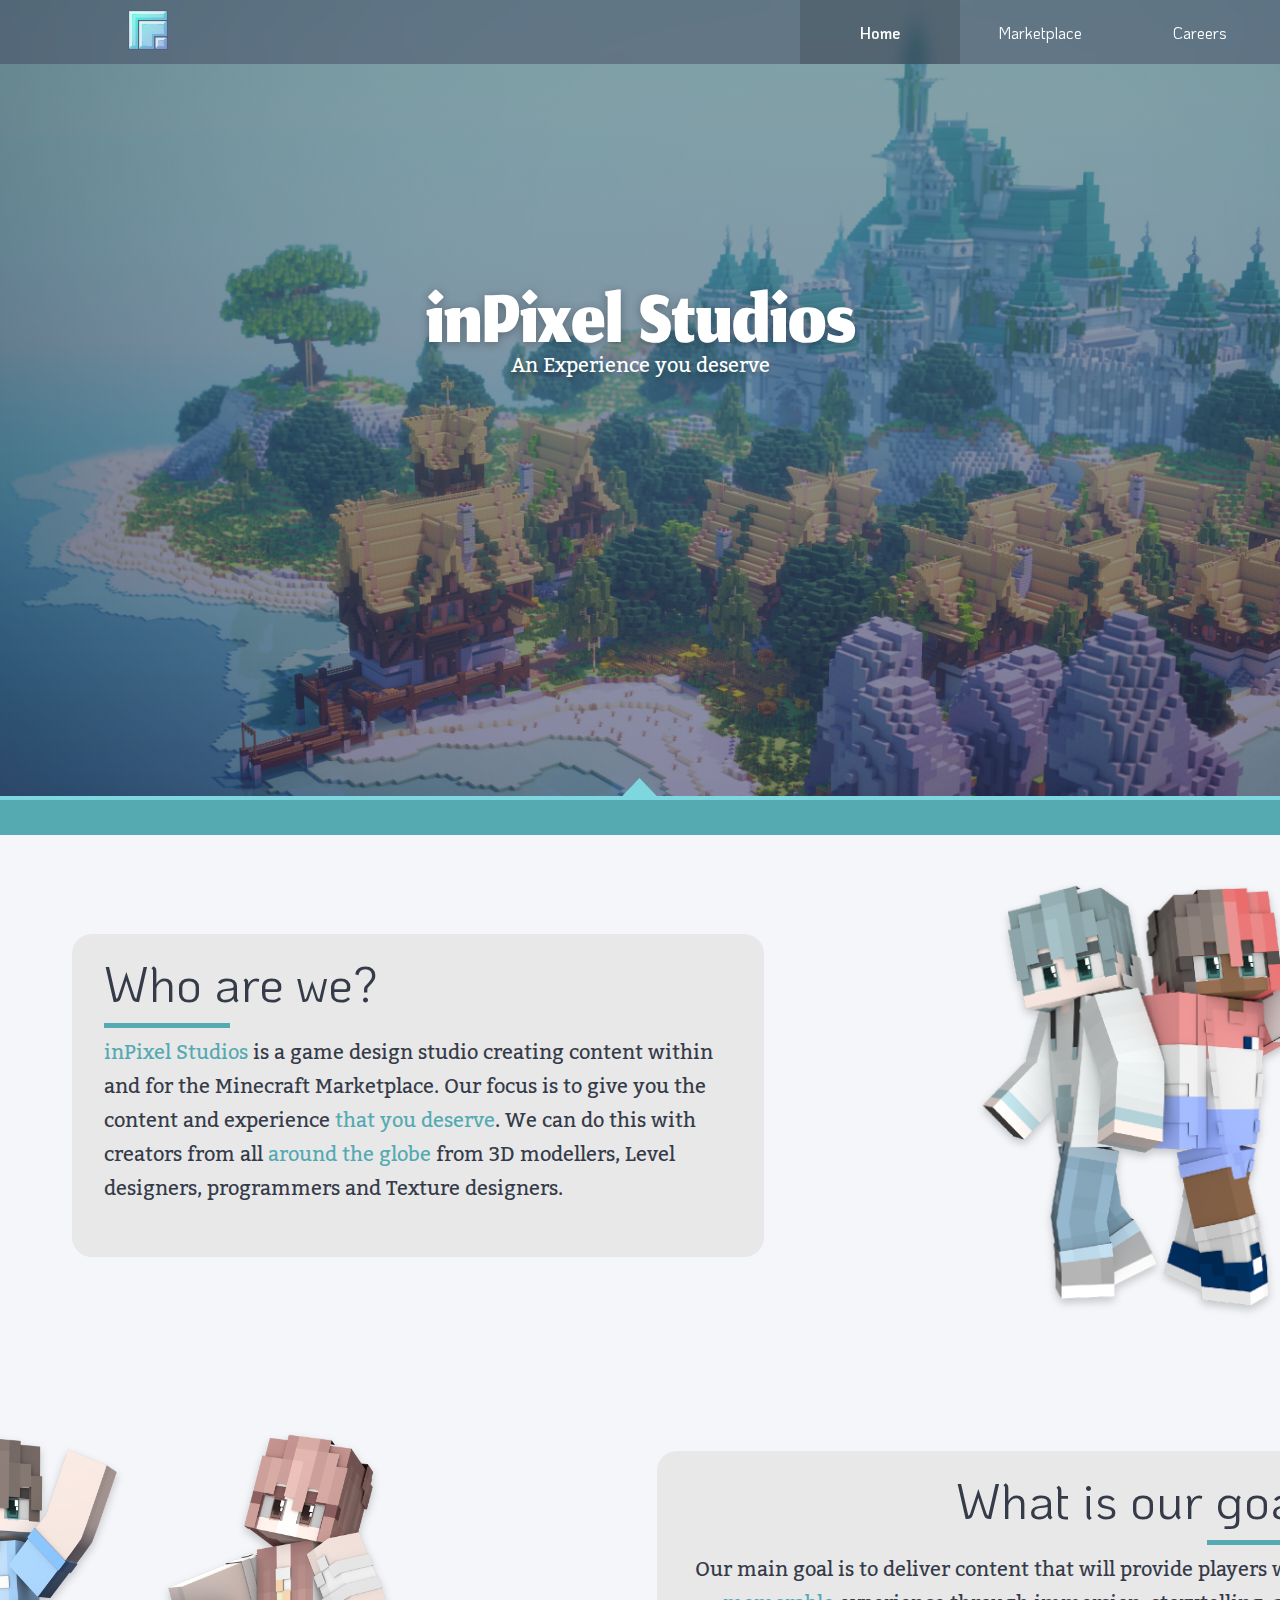
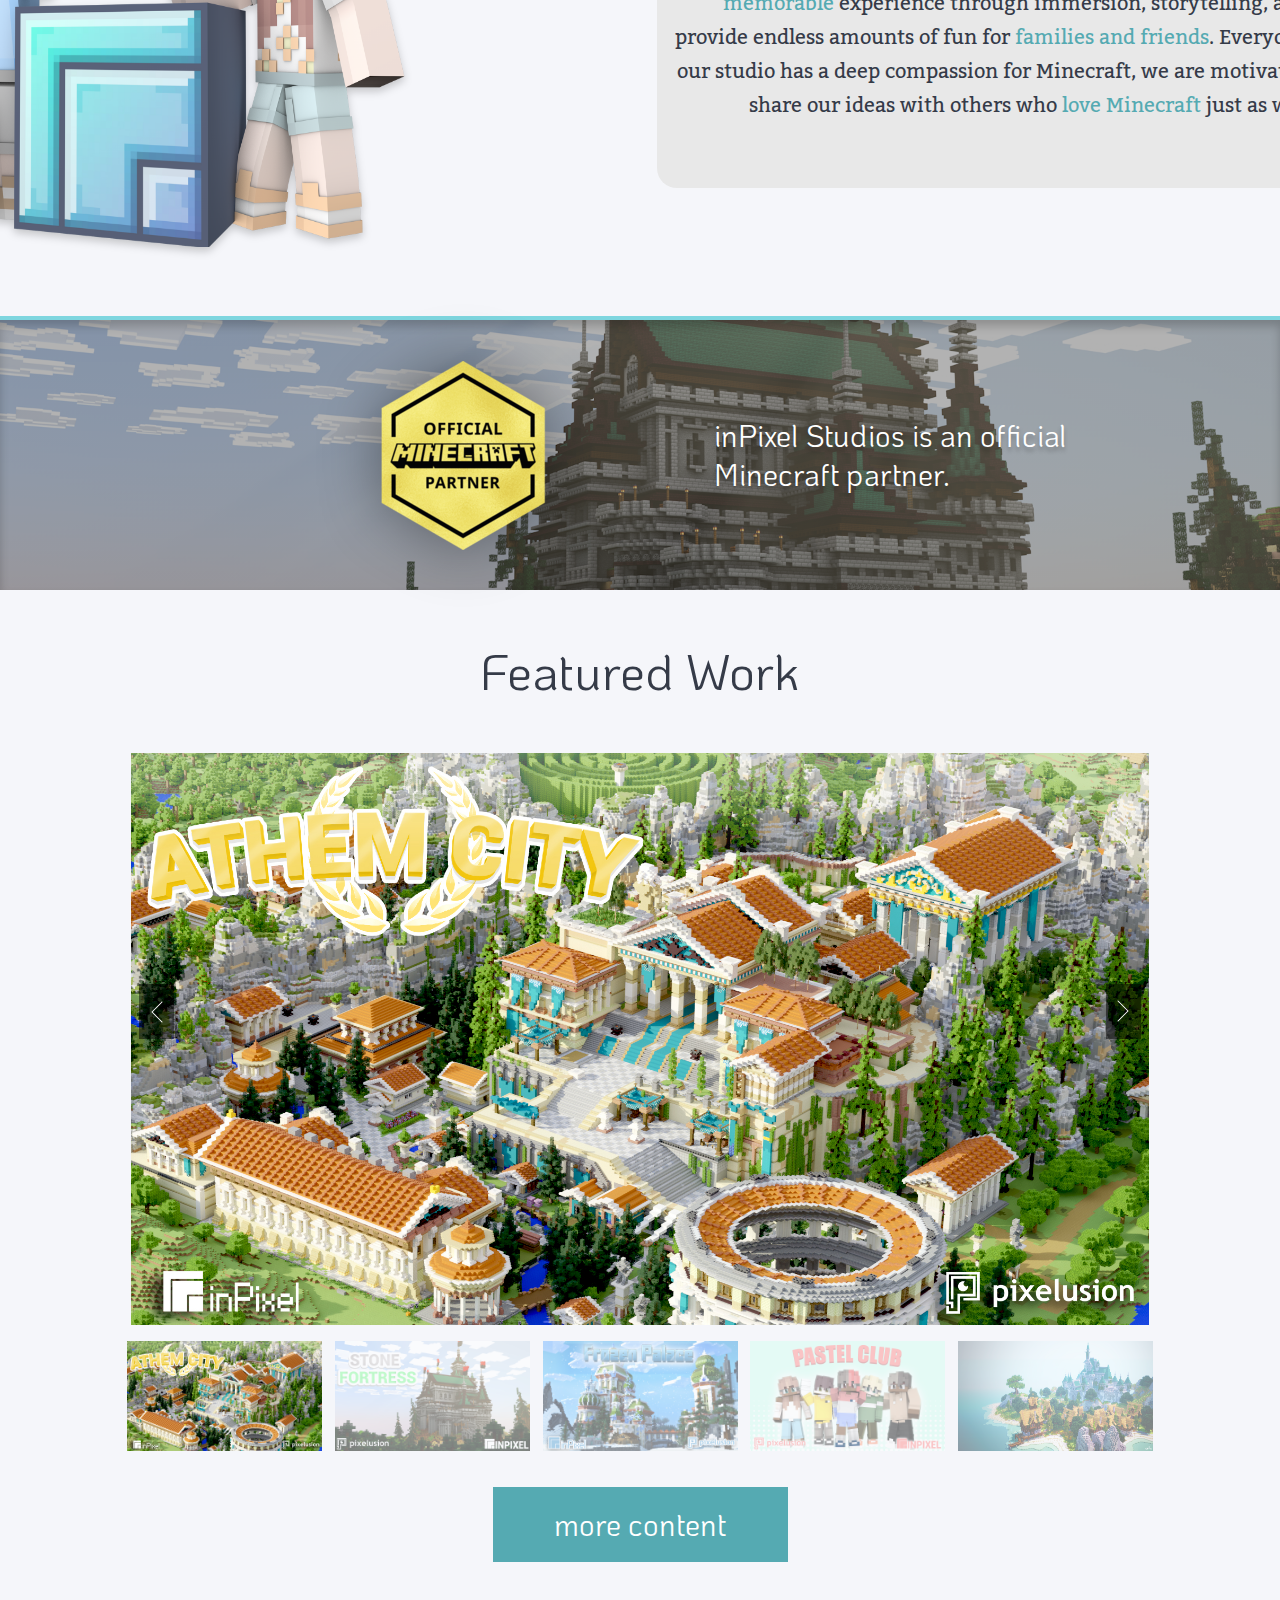
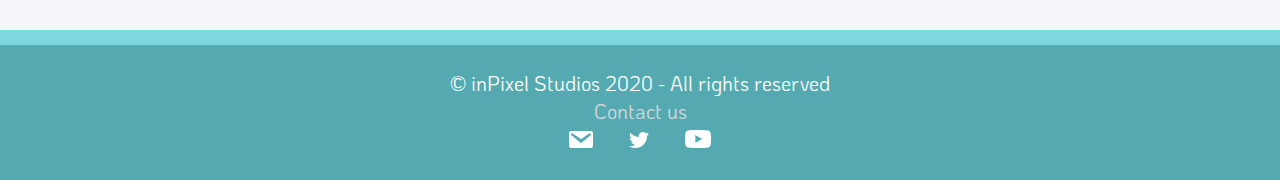
<file: index.html>
<!DOCTYPE html>
<html lang="en">
<head>
    <meta charset="UTF-8">
    <title>inPixel Studios - Home</title>

    <link href="css/global.css" rel="stylesheet" type="text/css">
    <link href="css/index.css" rel="stylesheet" type="text/css">
</head>

<body>
    <header>
        <nav>
            <a href="index.html" class="logo" ><img src="media/logo.png" width="40" height="40" alt="logo"></a>

            <ul>
                <li class="active"><a href="index.html">Home</a></li>
                <li><a href="marketplace.html">Marketplace</a></li>
                <li><a href="careers.html">Careers</a></li>
            </ul>
        </nav>

        <h1>inPixel Studios</h1>
        <h2>An Experience you deserve</h2>
        <img class="page-divider" src="media/page-divider.png" alt="page divider">
    </header>

    <section id="about-us">
        <div class="top-column">
            <div class="box">
                <h3>Who are we?</h3>
                <div class="line-short"></div>
                <p><span>inPixel Studios</span> is a game design studio creating content within
                and for the Minecraft Marketplace. Our focus is to give you the
                content and experience <span>that you deserve</span>. We can do this with
                creators from all <span>around the globe</span> from 3D modellers,
                Level designers, programmers and Texture designers.</p>
            </div>

            <img src="media/header-avatar2.png" alt="minecraft avatar" width="445" height="445">
        </div>

        <div class="bottom-column">
            <img src="media/header-avatar.png" alt="minecraft avatar" width="726" height="454">

            <div class="box">
                <h3>What is our goal?</h3>
                <div class="line-short"></div>
                <p>Our main goal is to deliver content that will provide players with a
                <span>memorable</span> experience through immersion, storytelling, and to
                provide endless amounts of fun for <span>families and friends</span>. Everyone at
                our studio has a deep compassion for Minecraft, we are motivated to
                share our ideas with others who <span>love Minecraft</span> just as we do.</p>
            </div>
        </div>
    </section>

    <section id="minecraft-partner">
        <img src="media/minecraft-partner.png" alt="minecraft partner icon" width="500" height="189">
        <p>inPixel Studios is an official<br>
        Minecraft partner.</p>
    </section>

    <section id="featured-work">
        <h3>Featured Work</h3>
        <div class="current-image img1">
            <img class="arrow-left" src="media/arrow-left.png" alt="arrow left" width="35" height="55">
            <img class="arrow-right" src="media/arrow-right.png" alt="arrow right" width="35" height="55">
        </div>

        <div class="image-gallery">
            <img class="image1 image active" src="media/marketplace-01.jpg" alt="minecraft build" width="195" height="110">
            <img class="image2 image" src="media/marketplace-02.jpg" alt="minecraft build" width="195" height="110">
            <img class="image3 image" src="media/marketplace-03.jpg" alt="minecraft build" width="195" height="110">
            <img class="image4 image" src="media/marketplace-04.jpg" alt="minecraft build" width="195" height="110">
            <img class="image5 image" src="media/header-background.jpg" alt="minecraft build" width="195" height="110">
        </div>

        <div class="button">
            <a href="marketplace.html">
                <p>more content</p>
            </a>
        </div>
    </section>

    <footer>
        <p>© inPixel Studios 2020 - All rights reserved</p>
        <h4>Contact us</h4>
        <div class="social">
            <a href=""><img src="media/mail.png" alt="email"></a>
            <a href=""><img src="media/twitter.png" alt="twitter"></a>
            <a href=""><img src="media/youtube.png" alt="youtube"></a>
        </div>
    </footer>

    <script src="js/slider.js"></script>
</body>
</html>
</file>
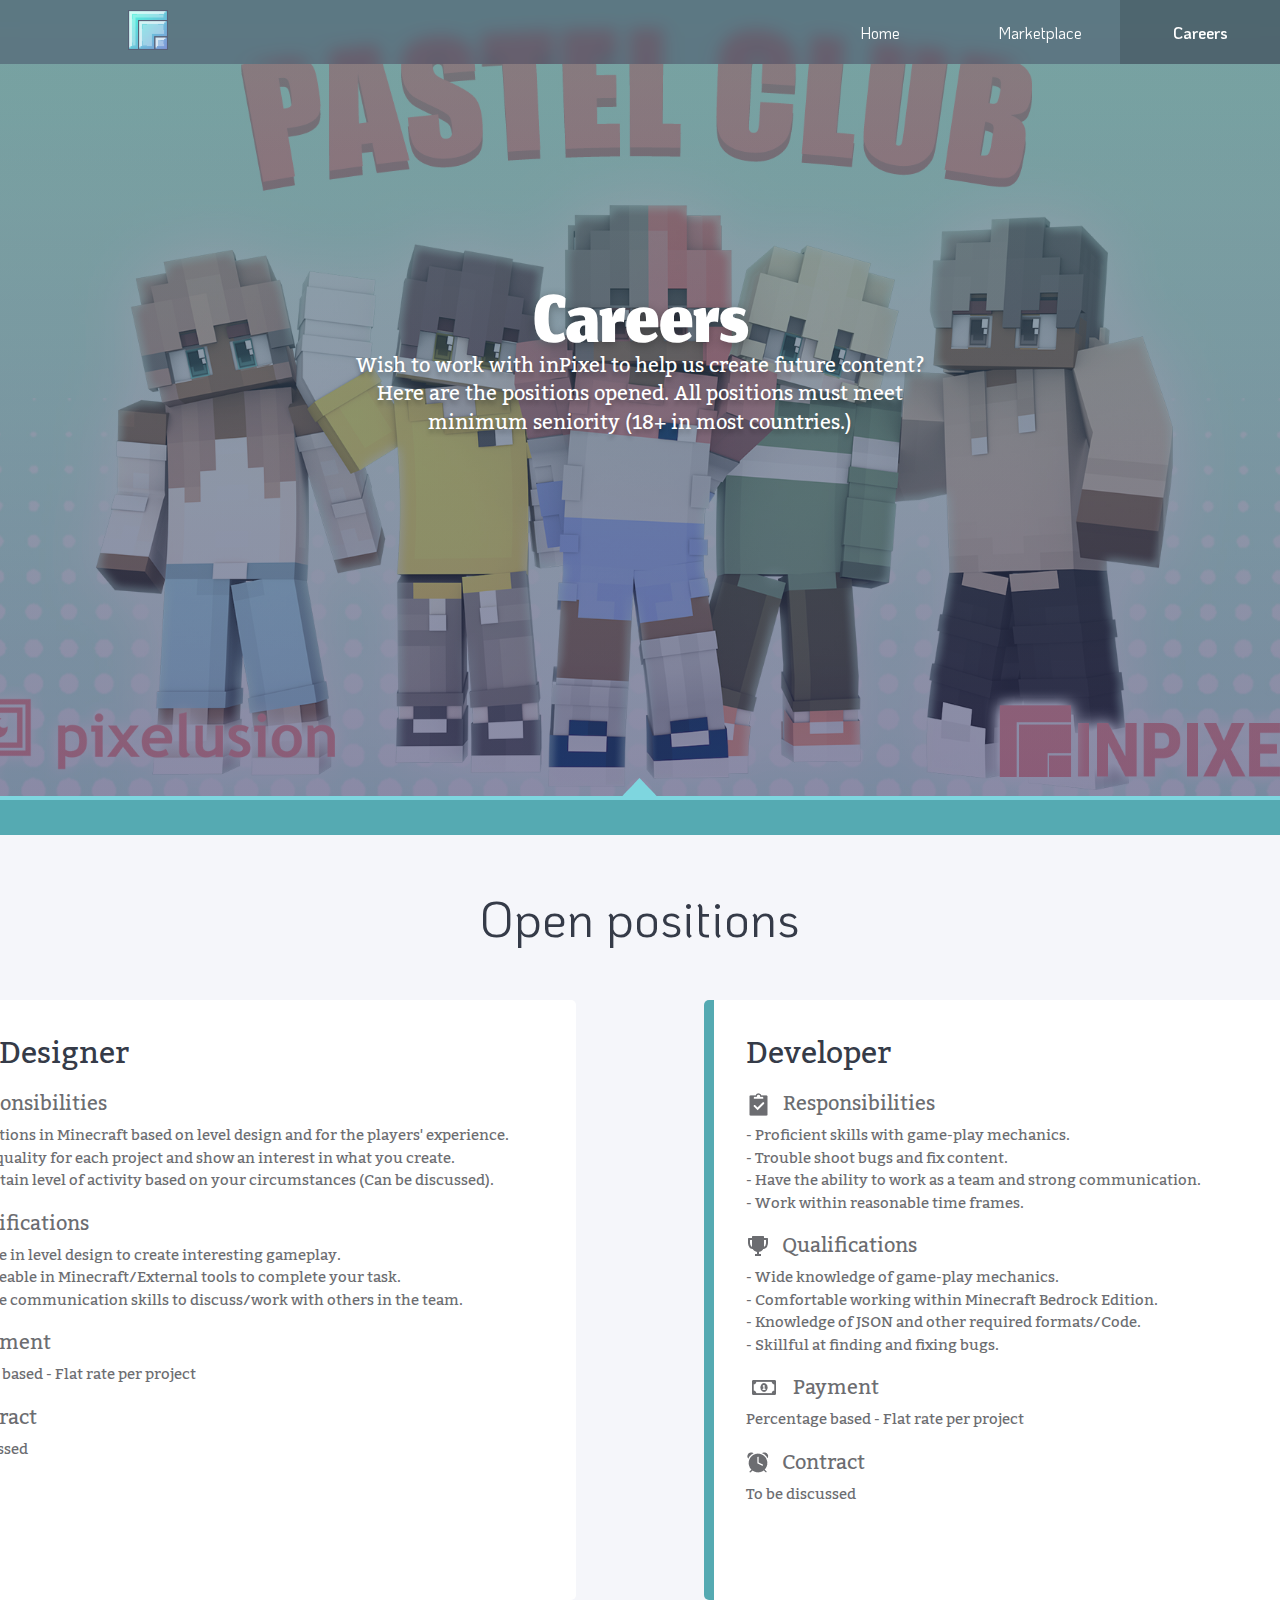
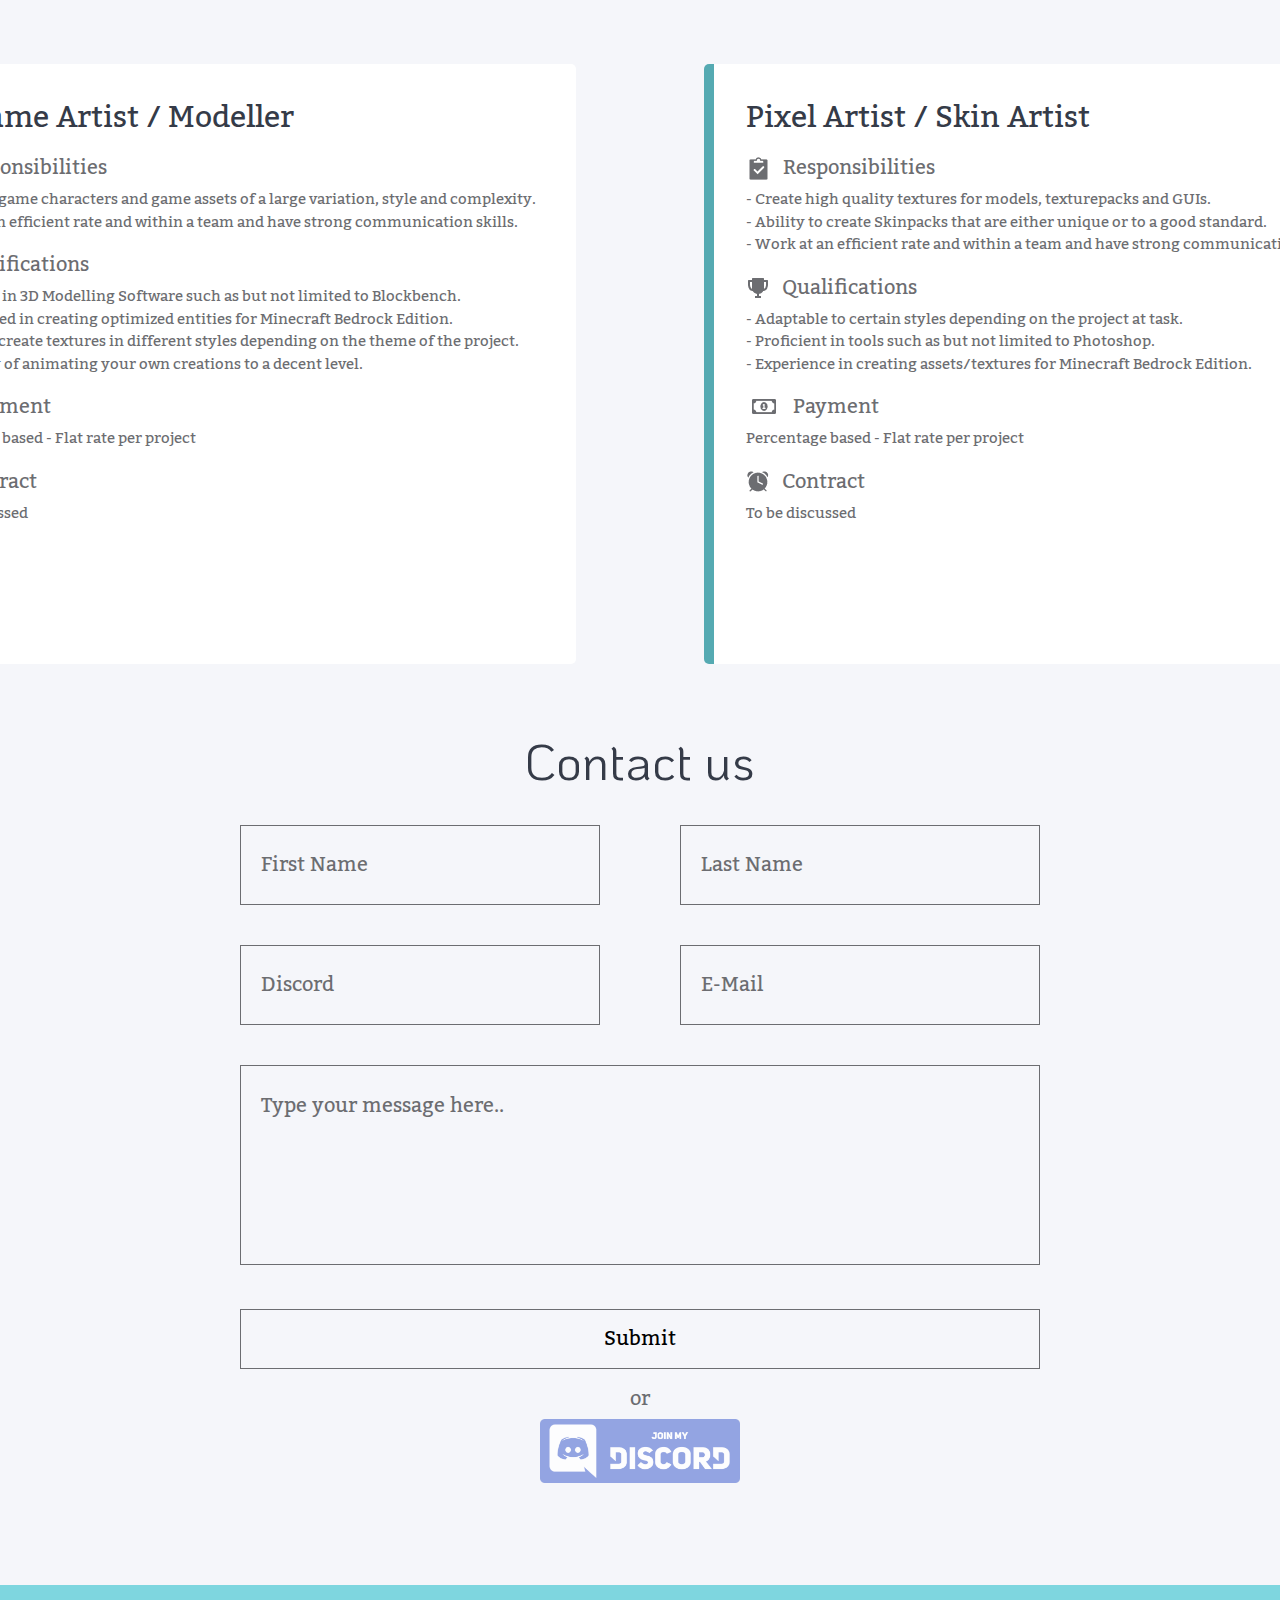
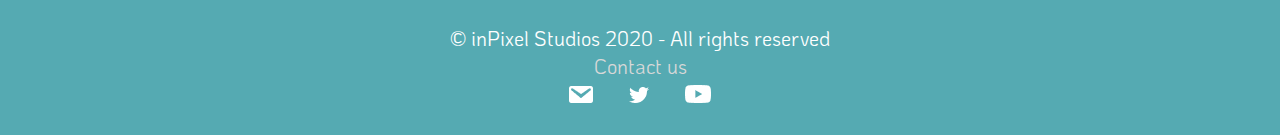
<file: careers.html>
<!DOCTYPE html>
<html lang="en">
<head>
    <meta charset="UTF-8">
    <title>inPixel Studios - Careers</title>

    <link href="css/global.css" rel="stylesheet" type="text/css">
    <link href="css/careers.css" rel="stylesheet" type="text/css">
</head>

<body>
    <header>
        <nav>
            <a href="index.html" class="logo" ><img src="media/logo.png" width="40" height="40" alt="logo"></a>

            <ul>
                <li><a href="index.html">Home</a></li>
                <li><a href="marketplace.html">Marketplace</a></li>
                <li class="active"><a href="careers.html">Careers</a></li>
            </ul>
        </nav>

        <h1>Careers</h1>
        <h2>Wish to work with inPixel to help us create future content?<br>
            Here are the positions opened. All positions must meet<br>
            minimum seniority (18+ in most countries.)</h2>
        <img class="page-divider" src="media/page-divider.png" alt="page divider">
    </header>

    <section id="positions">
        <h3>Open positions</h3>

        <div class="positions-grid">
            <!-- LEVEL DESIGNER -->
            <div class="box">
                <h4>Level Designer</h4>

                <div class="responsibilities">
                    <img src="media/responsibilities.png" alt="responsibilies" width="25" height="25">
                    <h5>Responsibilities</h5>
                </div>
                <p>- Build creations in Minecraft based on level design and for the players' experience.</p>
                <p>- Maintain quality for each project and show an interest in what you create.</p>
                <p>- Have a certain level of activity based on your circumstances (Can be discussed).</p>

                <div class="qualifications">
                    <img src="media/qualifications.png" alt="qualifications" width="24" height="24">
                    <h5>Qualifications</h5>
                </div>
                <p>- Experience in level design to create interesting gameplay.</p>
                <p>- Knowledgeable in Minecraft/External tools to complete your task.</p>
                <p>- Acceptable communication skills to discuss/work with others in the team.</p>

                <div class="payment">
                    <img src="media/payment.png" alt="payment" width="35" height="28">
                    <h5>Payment</h5>
                </div>
                <p>Percentage based - Flat rate per project</p>

                <div class="contract">
                    <img src="media/contract.png" alt="contract" width="24" height="24">
                    <h5>Contract</h5>
                </div>
                <p>To be discussed</p>
            </div>

            <!-- DEVELOPER -->
            <div class="box">
                <h4>Developer</h4>

                <div class="responsibilities">
                    <img src="media/responsibilities.png" alt="responsibilies" width="25" height="25">
                    <h5>Responsibilities</h5>
                </div>
                <p>- Proficient skills with game-play mechanics.</p>
                <p>- Trouble shoot bugs and fix content.</p>
                <p>- Have the ability to work as a team and strong communication.</p>
                <p>- Work within reasonable time frames.</p>

                <div class="qualifications">
                    <img src="media/qualifications.png" alt="qualifications" width="24" height="24">
                    <h5>Qualifications</h5>
                </div>
                <p>- Wide knowledge of game-play mechanics.</p>
                <p>- Comfortable working within Minecraft Bedrock Edition.</p>
                <p>- Knowledge of JSON and other required formats/Code.</p>
                <p>- Skillful at finding and fixing bugs.</p>

                <div class="payment">
                    <img src="media/payment.png" alt="payment" width="35" height="28">
                    <h5>Payment</h5>
                </div>
                <p>Percentage based - Flat rate per project</p>

                <div class="contract">
                    <img src="media/contract.png" alt="contract" width="24" height="24">
                    <h5>Contract</h5>
                </div>
                <p>To be discussed</p>
            </div>

            <!-- 3D GAME ARTIST / MODELLER -->
            <div class="box">
                <h4>3D Game Artist / Modeller</h4>

                <div class="responsibilities">
                    <img src="media/responsibilities.png" alt="responsibilies" width="25" height="25">
                    <h5>Responsibilities</h5>
                </div>
                <p>- Create in-game characters and game assets of a large variation, style and complexity.</p>
                <p>- Work at an efficient rate and within a team and have strong communication skills.</p>

                <div class="qualifications">
                    <img src="media/qualifications.png" alt="qualifications" width="24" height="24">
                    <h5>Qualifications</h5>
                </div>
                <p>- Proficient in 3D Modelling Software such as but not limited to Blockbench.</p>
                <p>- Experienced in creating optimized entities for Minecraft Bedrock Edition.</p>
                <p>- Ability to create textures in different styles depending on the theme of the project.</p>
                <p>- Capability of animating your own creations to a decent level.</p>

                <div class="payment">
                    <img src="media/payment.png" alt="payment" width="35" height="28">
                    <h5>Payment</h5>
                </div>
                <p>Percentage based - Flat rate per project</p>

                <div class="contract">
                    <img src="media/contract.png" alt="contract" width="24" height="24">
                    <h5>Contract</h5>
                </div>
                <p>To be discussed</p>
            </div>

            <!-- PIXEL ARTIST / SKIN ARTIST -->
            <div class="box">
                <h4>Pixel Artist / Skin Artist</h4>

                <div class="responsibilities">
                    <img src="media/responsibilities.png" alt="responsibilies" width="25" height="25">
                    <h5>Responsibilities</h5>
                </div>
                <p>- Create high quality textures for models, texturepacks and GUIs.</p>
                <p>- Ability to create Skinpacks that are either unique or to a good standard.</p>
                <p>- Work at an efficient rate and within a team and have strong communication skills.</p>

                <div class="qualifications">
                    <img src="media/qualifications.png" alt="qualifications" width="24" height="24">
                    <h5>Qualifications</h5>
                </div>
                <p>- Adaptable to certain styles depending on the project at task.</p>
                <p>- Proficient in tools such as but not limited to Photoshop.</p>
                <p>- Experience in creating assets/textures for Minecraft Bedrock Edition.</p>

                <div class="payment">
                    <img src="media/payment.png" alt="payment" width="35" height="28">
                    <h5>Payment</h5>
                </div>
                <p>Percentage based - Flat rate per project</p>

                <div class="contract">
                    <img src="media/contract.png" alt="contract" width="24" height="24">
                    <h5>Contract</h5>
                </div>
                <p>To be discussed</p>
            </div>
        </div>
    </section>

    <section id="contact">
        <h3>Contact us</h3>

        <div class="contactform">
            <!-- ADD ACTION PHP FILE BELOW -->
            <form action="">
                <div class="row">
                    <input type="text" id="fname" name="firstname" placeholder="First Name">
                    <input type="text" id="lname" name="lastname" placeholder="Last Name">
                </div>

                <div class="row">
                    <input type="text" id="discord" name="discord" placeholder="Discord">
                    <input type="email" id="email" name="email" placeholder="E-Mail">
                </div>

                <textarea id="message" name="message" placeholder="Type your message here.."></textarea>
                <input class="submit" type="submit" value="Submit">
            </form>

            <div class="discord">
                <p>or</p>
                <a href=""><img src="media/discord.png" alt="discord" width="200" height="64"></a>
            </div>
        </div>
    </section>

    <footer>
        <p>© inPixel Studios 2020 - All rights reserved</p>
        <h4>Contact us</h4>
        <div class="social">
            <a href=""><img src="media/mail.png" alt="email"></a>
            <a href=""><img src="media/twitter.png" alt="twitter"></a>
            <a href=""><img src="media/youtube.png" alt="youtube"></a>
        </div>
    </footer>

    <script src="js/slider.js"></script>
</body>
</html>
</file>
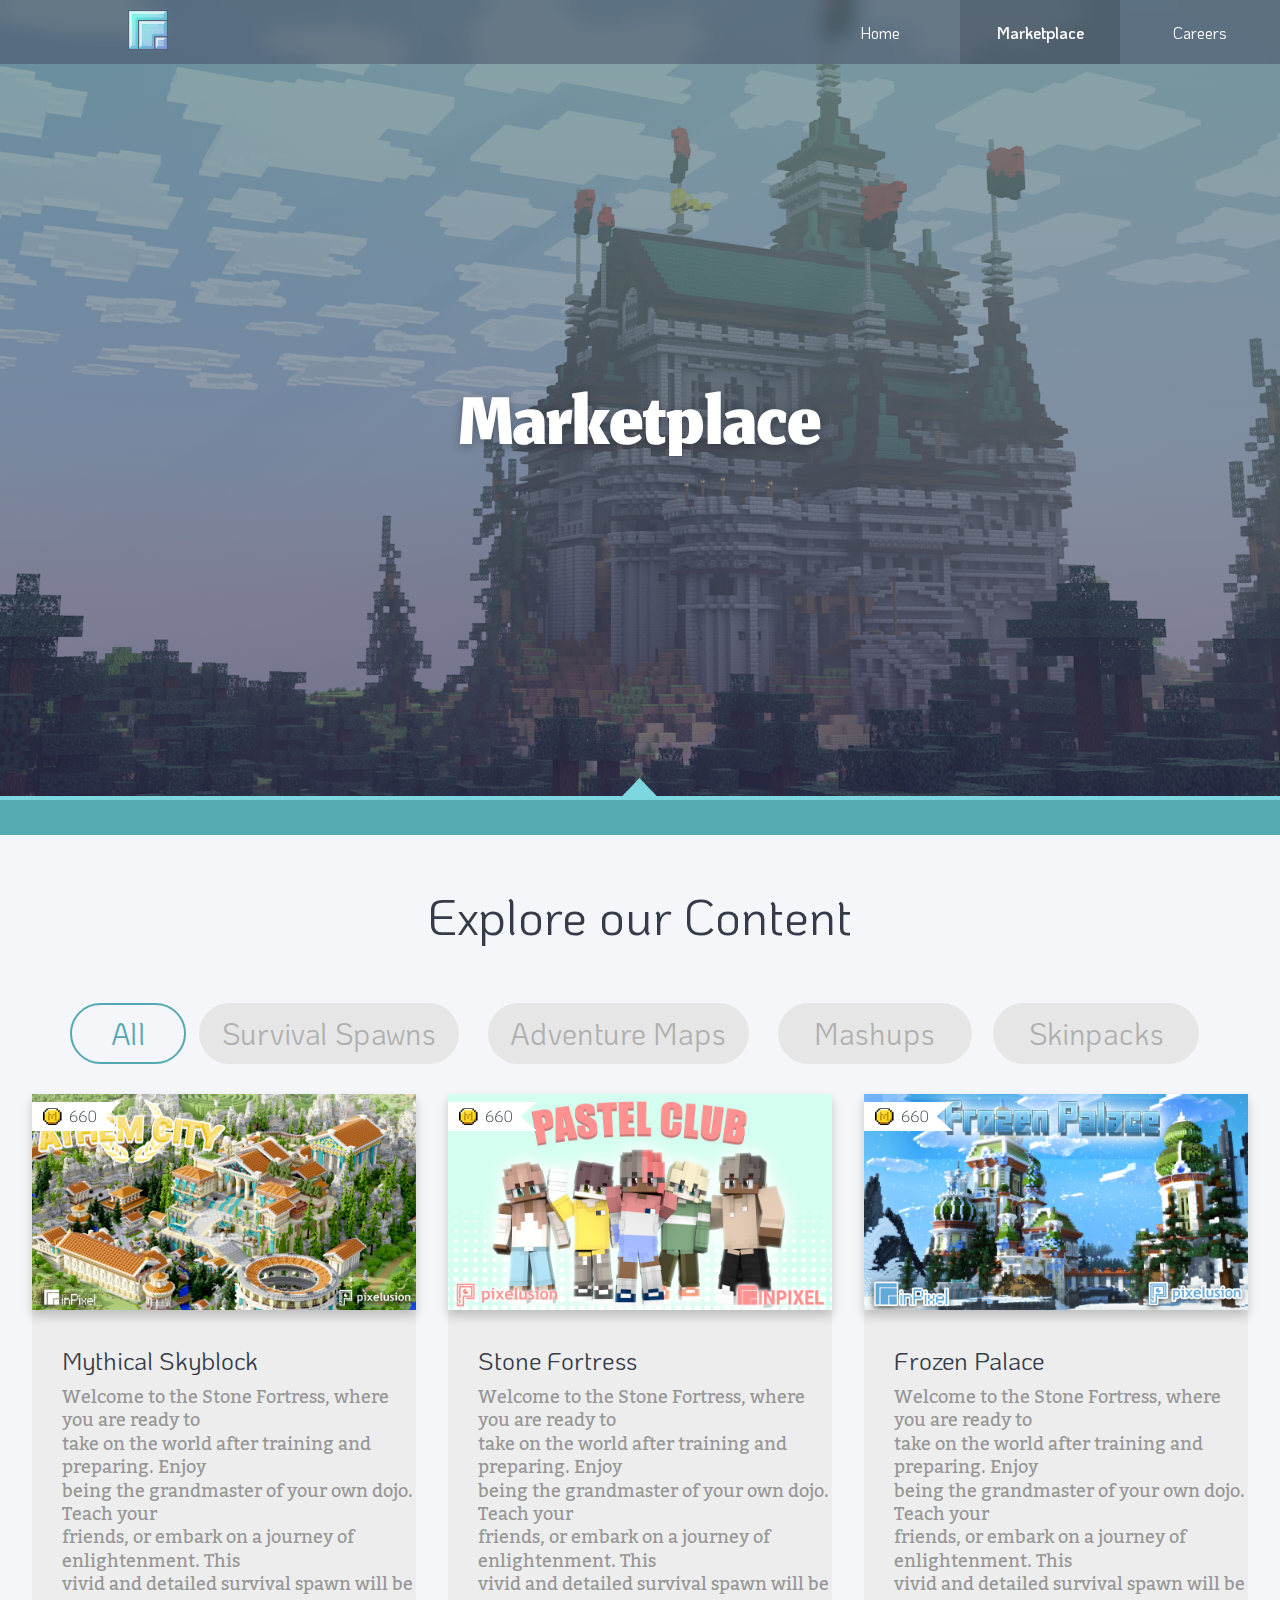
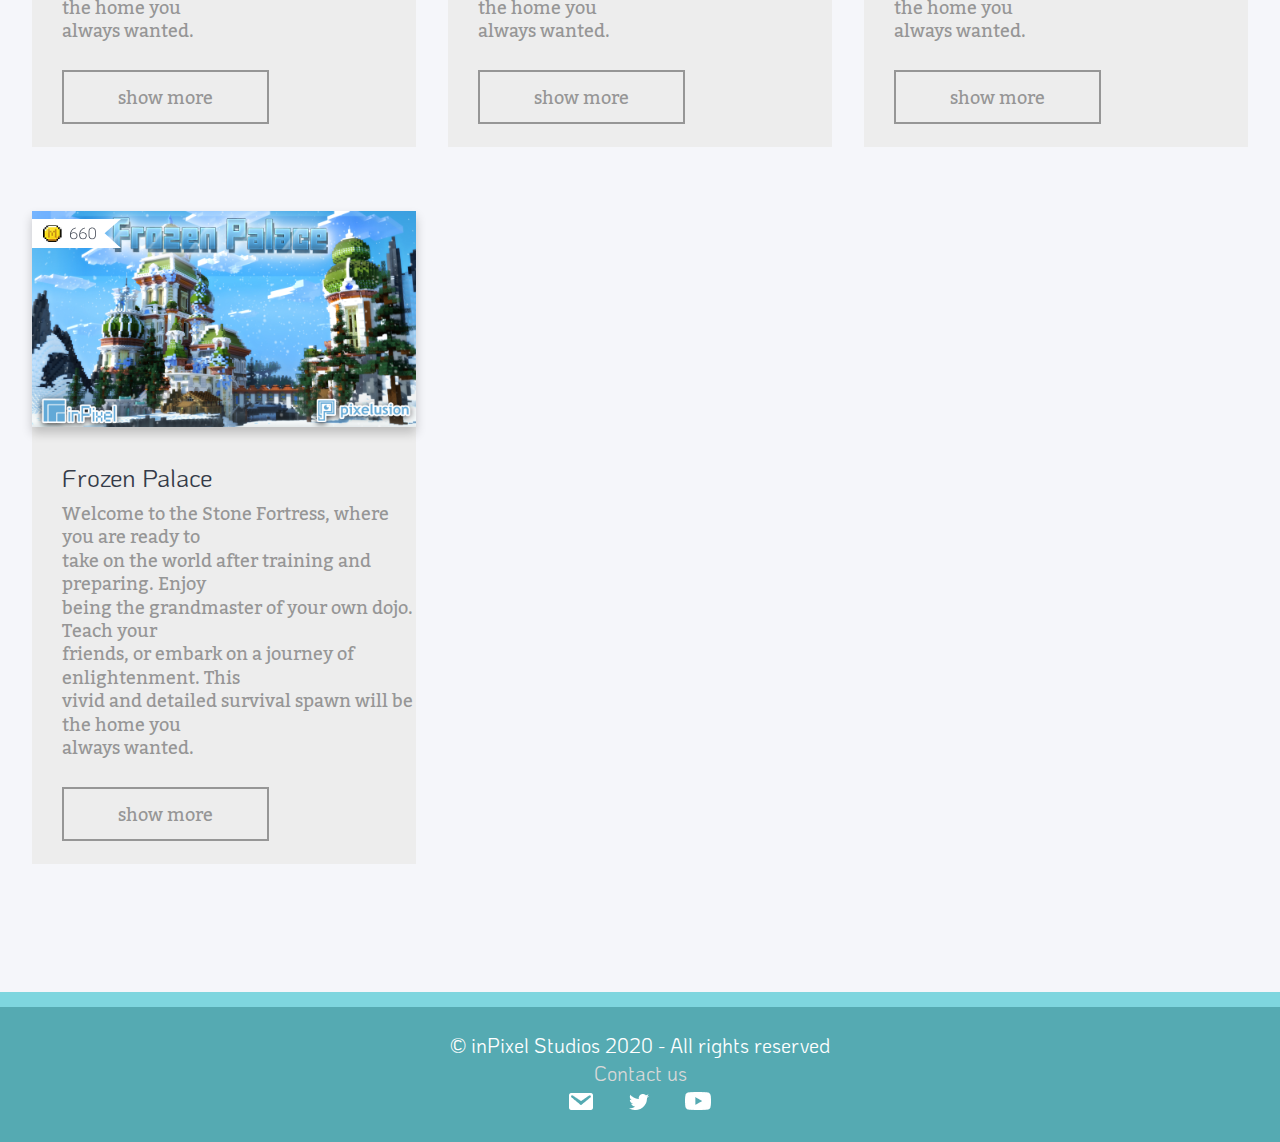
<file: marketplace.html>
<!DOCTYPE html>
<html lang="en">
<head>
    <meta charset="UTF-8">
    <title>inPixel Studios - Marketplace</title>

    <link href="css/global.css" rel="stylesheet" type="text/css">
    <link href="css/marketplace.css" rel="stylesheet" type="text/css">
</head>

<body>
    <header>
        <nav>
            <a href="index.html" class="logo" ><img src="media/logo.png" width="40" height="40" alt="logo"></a>

            <ul>
                <li><a href="index.html">Home</a></li>
                <li class="active"><a href="marketplace.html">Marketplace</a></li>
                <li><a href="careers.html">Careers</a></li>
            </ul>
        </nav>

        <h1>Marketplace</h1>
        <img class="page-divider" src="media/page-divider.png" alt="page divider">
    </header>

    <section id="explore-content">
        <h3>Explore our Content</h3>
        <div class="filters">
            <div class="filter_all active"><p>All</p></div>
            <div class="filter_survival_spawns"><p>Survival Spawns</p></div>
            <div class="filter_adventure_maps"><p>Adventure Maps</p></div>
            <div class="filter_mashups"><p>Mashups</p></div>
            <div class="filter_skinpacks"><p>Skinpacks</p></div>
        </div>

        <div class="content-grid">
            <div class="box adventuremap all">
                <img src="media/marketplace-01.jpg" alt="mythical skyblock">
                <img class="price" src="media/price-660.png" alt="price" width="92" height="45">

                <h4>Mythical Skyblock</h4>
                <p>Welcome to the Stone Fortress, where you are ready to<br>
                take on the world after training and preparing. Enjoy<br>
                being the grandmaster of your own dojo. Teach your<br>
                friends, or embark on a journey of enlightenment. This<br>
                vivid and detailed survival spawn will be the home you<br>
                always wanted.</p>

                <a class="btn-more" href=""><p>show more</p></a>
            </div>

            <div class="box survivalspawn all">
                <img src="media/marketplace-04.jpg" alt="stone fortress">
                <img class="price" src="media/price-660.png" alt="price" width="92" height="45">

                <h4>Stone Fortress</h4>
                <p>Welcome to the Stone Fortress, where you are ready to<br>
                    take on the world after training and preparing. Enjoy<br>
                    being the grandmaster of your own dojo. Teach your<br>
                    friends, or embark on a journey of enlightenment. This<br>
                    vivid and detailed survival spawn will be the home you<br>
                    always wanted.</p>

                <a class="btn-more" href=""><p>show more</p></a>
            </div>

            <div class="box survivalspawn all">
                <img src="media/marketplace-03.jpg" alt="frozen palace">
                <img class="price" src="media/price-660.png" alt="price" width="92" height="45">

                <h4>Frozen Palace</h4>
                <p>Welcome to the Stone Fortress, where you are ready to<br>
                    take on the world after training and preparing. Enjoy<br>
                    being the grandmaster of your own dojo. Teach your<br>
                    friends, or embark on a journey of enlightenment. This<br>
                    vivid and detailed survival spawn will be the home you<br>
                    always wanted.</p>

                <a class="btn-more" href=""><p>show more</p></a>
            </div>

            <div class="box survivalspawn all">
                <img src="media/marketplace-03.jpg" alt="frozen palace">
                <img class="price" src="media/price-660.png" alt="price" width="92" height="45">

                <h4>Frozen Palace</h4>
                <p>Welcome to the Stone Fortress, where you are ready to<br>
                    take on the world after training and preparing. Enjoy<br>
                    being the grandmaster of your own dojo. Teach your<br>
                    friends, or embark on a journey of enlightenment. This<br>
                    vivid and detailed survival spawn will be the home you<br>
                    always wanted.</p>

                <a class="btn-more" href=""><p>show more</p></a>
            </div>

            <!-- ENTER MORE CONTENT HERE -->
        </div>
    </section>

    <footer>
        <p>© inPixel Studios 2020 - All rights reserved</p>
        <h4>Contact us</h4>
        <div class="social">
            <a href=""><img src="media/mail.png" alt="email"></a>
            <a href=""><img src="media/twitter.png" alt="twitter"></a>
            <a href=""><img src="media/youtube.png" alt="youtube"></a>
        </div>
    </footer>

    <script src="js/marketplace-filter.js"></script>
</body>
</html>
</file>
<file: css/global.css>
@import url('https://fonts.googleapis.com/css2?family=Jomhuria&family=Kadwa&family=KoHo:wght@300;600&display=swap');

* {
    margin: 0;
    padding: 0;
    border: 0;
    font: inherit;
    vertical-align: baseline;
    box-sizing: border-box;
    text-decoration: none;
}

body {
    background: #F5F6FA;
}

h3 {
    font-family: "KoHo", sans-serif;
    font-size: 3.125em;
    color: #353B48;
}

/* HEADER */
header {
    width: 100%;
    height: 50em;
    display: flex;
    flex-wrap: wrap;
    border-bottom: 4px #7ED6DF solid;
    position: relative;
}

nav {
    width: 100%;
    height: 4em;
    display: flex;
    justify-content: space-between;
    background: rgba(54, 54, 85, 0.4);
    backdrop-filter: blur(8px);
}

nav .logo {
    padding-left: 10%;
    align-self: center;
}

nav ul {
    height: 100%;
    width: 30em;
    display: flex;
    justify-content: space-evenly;
    align-items: center;
    list-style: none;
}

nav ul li {
    height: 100%;
    width: 16.25em;
    display: flex;
    align-items: center;
    justify-content: center;
    transition: 0.6s;
}

nav ul li:hover {
    background: rgba(0, 0, 0, 0.05);
}

nav ul li a {
    color: white;
    font-family: "KoHo", sans-serif;
}

nav ul li.active {
    background: rgba(0, 0, 0, 0.15);
}

nav ul li.active a {
    font-weight: 600;
}

header h1 {
    font-family: "Jomhuria", sans-serif;
    font-size: 7.5em;
    color: white;
    text-shadow: 0px 2px 10px rgba(0, 0, 0, 0.3);
    margin: 0 auto;
}

header h2 {
    font-family: "Kadwa", serif;
    font-size: 1.25em;
    line-height: 142.28%;
    color: white;
    text-shadow: 0px 4px 4px rgba(0, 0, 0, 0.25);
    width: 100%;
    text-align: center;
    margin-top: -12em;
}

.page-divider {
    position: absolute;
    left: 50%;
    bottom: -2px;
    margin-left: -20px;
}

/* FOOTER */
footer {
    margin-top: 5em;
    width: 100%;
    height: 150px;
    background: #55AAB2;
    border-top: 15px #7ED6DF solid;
    display: flex;
    flex-wrap: wrap;
    justify-content: center;
    align-items: center;
    padding: 1.5em 0;
}

footer p, footer h4 {
    color: white;
    font-family: "KoHo", sans-serif;
    font-size: 1.25em;
    width: 100%;
    text-align: center;
}

footer h4 {
    color: #D8D8D8;
}

footer img {
    margin: 0.2em 1em;
}
</file>
<file: css/index.css>
/* HEADER */
header {
    background: linear-gradient(0deg, rgba(0, 0, 0, 0.3), rgba(0, 0, 0, 0.3)),
    linear-gradient(360deg, rgba(112, 111, 211, 0.4) 0%, rgba(255, 255, 255, 0) 100%),
    linear-gradient(180deg, rgba(126, 214, 223, 0.5) 0%, rgba(255, 255, 255, 0) 100%), url(../media/header-background.jpg) center no-repeat;
    background-size: cover;
}

/* ABOUT US */
#about-us {
    border-top: 35px #55AAB2 solid;
    border-bottom: 4px #7ED6DF solid;
    width: 100%;
    height: 70em;
    display: flex;
    flex-wrap: wrap;
    padding-bottom: 2em;
}

#about-us img {
    filter: drop-shadow(0px 4px 4px rgba(0, 0, 0, 0.2));
}

.top-column, .bottom-column {
    width: 100%;
    display: flex;
    justify-content: center;
    align-items: center;
}

.box {
    background: #E8E8E8;
    border-radius: 20px;
    min-width: 692px;
    width: 692px;
    height: 323px;
    padding: 1em 1em 1em 2em;
    margin: 0 10em;
}

h3 {
    font-family: "KoHo", sans-serif;
    font-size: 3.125em;
    color: #353B48;
}

.box .line-short {
    width: 126px;
    height: 5px;
    background: #55AAB2;
    margin: 0.5em 0;
}

.box p {
    font-family: "Kadwa", serif;
    font-size: 1.25em;
    min-width: 100%;
    color: #353B48;
    line-height: 1.7em;
}

.box p span {
    color: #55AAB2;
}

.bottom-column .box {
    height: 337px;
    width: 733px;
    text-align: right;
    padding: 1em 1em 1em 0.5em;
}

.bottom-column .box .line-short {
    margin-left: auto;
}

/* MINECRAFT PARTNER */
#minecraft-partner {
    width: 100%;
    height: 270px;
    background: linear-gradient(0deg, rgba(0, 0, 0, 0.3), rgba(0, 0, 0, 0.3)), url(../media/minecraft-partner-background.png) no-repeat center;
    background-size: cover;
    box-shadow: inset 0px 6px 10px rgba(0, 0, 0, 0.2);
    display: flex;
    justify-content: center;
    align-items: center;
    flex-wrap: wrap;
}

#minecraft-partner img {
    filter: drop-shadow(0px 0px 30px rgba(0, 0, 0, 0.4));
}

#minecraft-partner p {
    color: white;
    font-family: "KoHo", sans-serif;
    font-size: 1.875em;
    text-shadow: 0px 4px 4px rgba(0, 0, 0, 0.25);
}

/* FEATURED WORK */
#featured-work {
    width: 100%;
    height: 60em;
    text-align: center;
    padding: 3em 0;
}

#featured-work h3 {
    margin-bottom: 1em;
}

#featured-work .current-image {
    width: 1018px;
    height: 572px;
    position: relative;
    margin: auto;
    transition: 0.6s;
}

.img1 {
    background: url('../media/marketplace-01.jpg') no-repeat center;
    background-size: cover;
}

.img2 {
    background: url('../media/marketplace-02.jpg') no-repeat center;
    background-size: cover;
}

.img3 {
    background: url('../media/marketplace-03.jpg') no-repeat center;
    background-size: cover;
}

.img4 {
    background: url('../media/marketplace-04.jpg') no-repeat center;
    background-size: cover;
}

.img5 {
    background: url('../media/header-background.jpg') no-repeat center;
    background-size: cover;
}

#featured-work .arrow-left, #featured-work .arrow-right{
    position: absolute;
    left: 0.5em;
    top: 50%;
    margin-top: -55px;
    cursor: pointer;
    transition: 0.6s;
}

#featured-work .arrow-left:hover, #featured-work .arrow-right:hover {
    background: black;
}

#featured-work .arrow-right {
    left: unset;
    right: 0.5em;
}

#featured-work .image-gallery img {
    margin: 1em 4.3px;
    opacity: 0.5;
    cursor: pointer;
    transition: 0.6s;
}

#featured-work .image-gallery img:hover {
    opacity: 0.8;
}

#featured-work .image-gallery img.active {
    opacity: 1;
}

#featured-work .button {
    width: 295px;
    height: 75px;
    background: #55AAB2;
    display: flex;
    justify-content: center;
    align-items: center;
    margin: 1em auto;
    transition: 0.6s;
}

#featured-work .button:hover {
    background: #357b81;
}

#featured-work .button p {
    font-family: "KoHo", sans-serif;
    font-size: 1.875em;
    color: white;
}
</file>
<file: css/careers.css>
/* HEADER */
header {
    background: linear-gradient(0deg, rgba(0, 0, 0, 0.3), rgba(0, 0, 0, 0.3)),
    linear-gradient(360deg, rgba(112, 111, 211, 0.4) 0%, rgba(255, 255, 255, 0) 100%),
    linear-gradient(180deg, rgba(126, 214, 223, 0.5) 0%, rgba(255, 255, 255, 0) 100%), url(../media/marketplace-04.jpg) center no-repeat;
    background-size: cover;
}

/* OPEN POSITIONS */
#positions {
    width: 100%;
    border-top: 35px #55AAB2 solid;
    padding: 0 3em;
}

#positions h3 {
    text-align: center;
    margin: 1em 0;
}

.positions-grid {
    display: grid;
    grid-template-columns: auto auto;
    grid-column-gap: 8em;
    grid-row-gap: 4em;
    justify-content: center;
}

.box {
    width: 700px;
    height: 600px;
    background: white;
    border-left: 10px #55AAB2 solid;
    border-radius: 5px;
    padding: 1.5em 0 0 2em;
}

.box h4 {
    color: #353B48;
    font-family: "Kadwa", serif;
    font-size: 1.875em;
}

.box h5 {
    color: #6C6D71;
    font-family: "Kadwa", serif;
    font-size: 1.25em;
}

.box p {
    color: #6C6D71;
    font-family: "Kadwa", serif;
    font-size: 0.9375em;
    line-height: 1.5em;
}

.box div {
    margin-top: 0.75em;
}

.box div:first-of-type {
    margin: 0;
}

.responsibilities, .qualifications, .payment, .contract {
    display: flex;
    align-items: center;
}

.responsibilities img, .qualifications img, .payment img, .contract img {
    margin-right: 0.75em;
}

/* CONTACT US */
#contact {
    width: 100%;
    margin: 4em 0 10em;
}

#contact h3 {
    text-align: center;
}

.contactform {
    width: 800px;
    height: 600px;
    margin: 2em auto;
}

.contactform input, .contactform textarea {
    width: 100%;
    outline: none;
    border: 1px #6C6D71 solid;
    margin-bottom: 2em;
    padding-left: 1em;
    color: black;
    font-family: "Kadwa", serif;
    font-size: 1.25em;
    background: none;
    transition: 0.6s;
}

.contactform input:hover, .contactform textarea:hover {
    background: white;
}

.contactform textarea {
    height: 200px;
    padding-top: 1em;
    resize: none;
}

.contactform .row {
    display: flex;
    justify-content: space-between;
}

.contactform .row input {
    width: 45%;
    height: 4em;
}

.contactform .submit {
    height: 3em;
    cursor: pointer;
    margin-bottom: 0.5em;
    padding: 0;
}

::placeholder {
    color: #6C6D71;
}

.discord {
    text-align: center;
}

.discord img {
    opacity: 0.75;
    transition: 0.6s;
}

.discord img:hover {
    opacity: 1;
}

.discord p {
    font-family: "Kadwa", serif;
    font-size: 1.25em;
    color: #6C6D71;
}
</file>
<file: css/marketplace.css>
/* HEADER */
header {
    background: linear-gradient(0deg, rgba(0, 0, 0, 0.3), rgba(0, 0, 0, 0.3)),
    linear-gradient(360deg, rgba(112, 111, 211, 0.4) 0%, rgba(255, 255, 255, 0) 100%),
    linear-gradient(180deg, rgba(126, 214, 223, 0.5) 0%, rgba(255, 255, 255, 0) 100%), url(../media/minecraft-partner-background.png) center no-repeat;
    background-size: cover;
}

/* Explore our content */
#explore-content {
    text-align: center;
    padding: 3em 0;
    border-top: 35px #55AAB2 solid;
    min-height: 63em;
}

#explore-content h3 {
    margin-bottom: 0.5em;
}

#explore-content .filters {
    width: 75em;
    display: flex;
    justify-content: center;
    align-items: center;
    margin: auto;
    padding-right: 3em;
}

#explore-content .filters div {
    cursor: pointer;
}

#explore-content .filters div p {
    font-family: "KoHo", sans-serif;
    font-size: 1.875em;
    color: #AFAFAF;
    margin: 1em 2em 1em 1em;
    padding: 0.3em 0;
    background: #E6E6E6;
    border-radius: 50px;
    width: 90%;
    transition: 0.6s;
    border: 2px rgba(0, 0, 0, 0) solid;
}

#explore-content .filters div:hover p {
    background: #d9d9d9;
    color: #7a7a7a;
}

#explore-content .filters div.active p {
    background: none;
    color: #55aab2;
    border: 2px #55AAB2 solid;
}

.content-grid {
    display: grid;
    grid-template-columns: auto auto auto;
    grid-column-gap: 2em;
    grid-row-gap: 4em;
    justify-content: center;
}

.box {
    height: 653px;
    width: 30vw;
    max-width: 557px;
    background: #EDEDED;
    position: relative;
    text-align: left;
}

.box img {
    width: 100%;
    box-shadow: 0px 6px 10px rgba(0, 0, 0, 0.2);
}

.box .price {
    position: absolute;
    left: 0;
    width: auto;
    box-shadow: none;
}

.box h4 {
    font-family: "KoHo", sans-serif;
    color: #353B48;
    font-size: 1.5625em;
    padding: 30px 0 10px 30px;
}

.box p {
    font-family: "Kadwa", serif;
    color: #969696;
    font-size: 1.125em;
    padding-left: 30px;
    line-height: 1.3em;
}

.box .btn-more {
    display: inline-block;
}

.box .btn-more p {
    margin: 1.5em 0 0 30px;
    width: 207px;
    height: 54px;
    border: 2px #969696 solid;
    padding: 0.8em;
    text-align: center;
    transition: 0.6s;
}

.box .btn-more:hover p {
    color: black;
}
</file>
